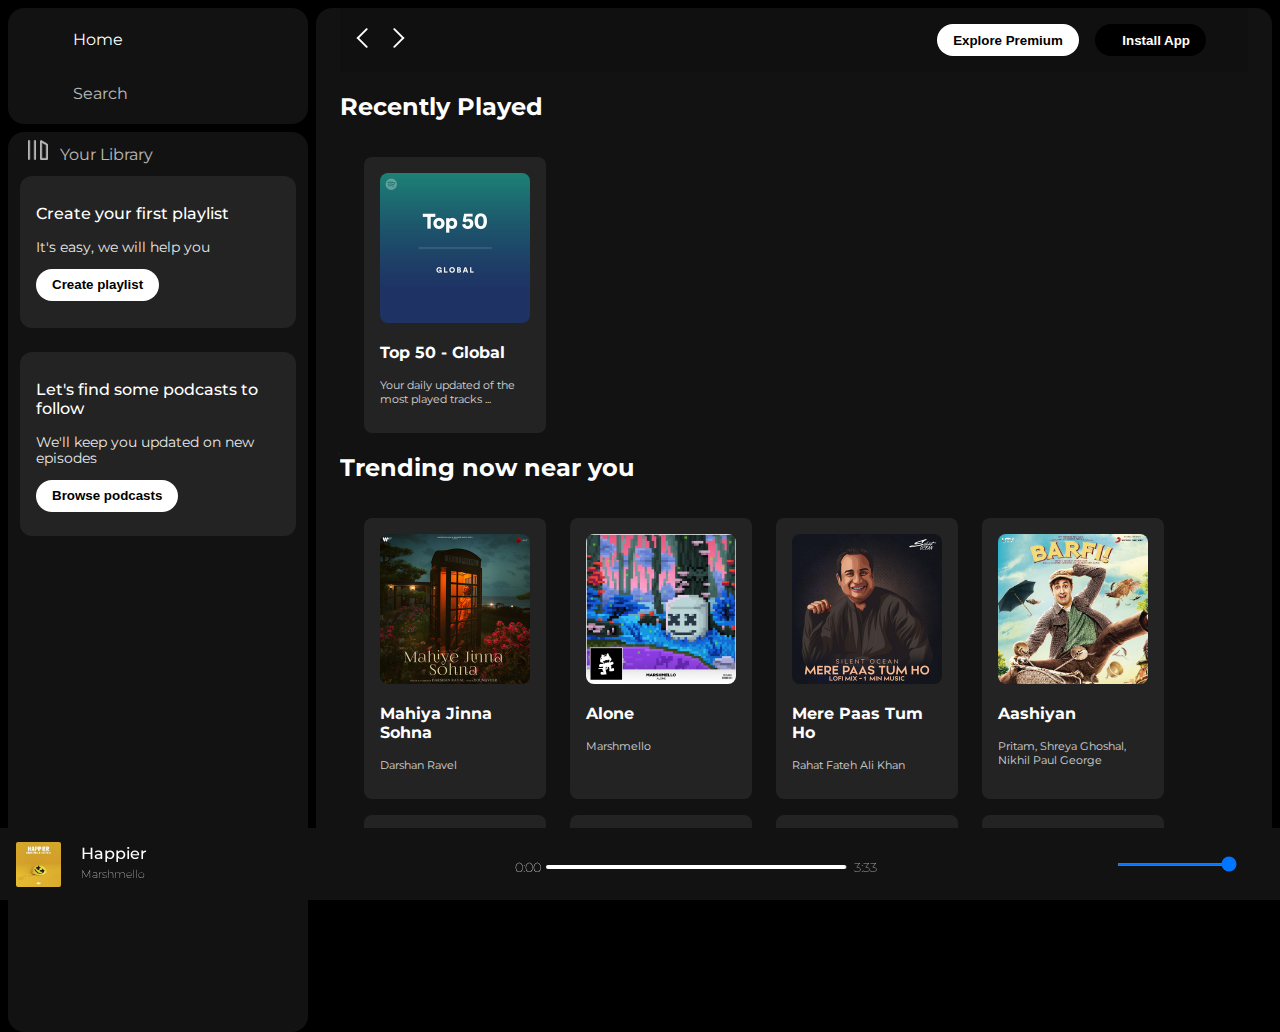
<file: index.html>
<!DOCTYPE html>
<html lang="en">
<head>
    <meta charset="UTF-8">
    <meta name="viewport" content="width=device-width, initial-scale=1.0">
    <link rel="stylesheet" href="https://cdnjs.cloudflare.com/ajax/libs/font-awesome/6.5.1/css/all.min.css" integrity="sha512-DTOQO9RWCH3ppGqcWaEA1BIZOC6xxalwEsw9c2QQeAIftl+Vegovlnee1c9QX4TctnWMn13TZye+giMm8e2LwA==" crossorigin="anonymous" referrerpolicy="no-referrer" />
    <link rel="preconnect" href="https://fonts.googleapis.com">
    <link rel="preconnect" href="https://fonts.gstatic.com" crossorigin>
    <link href="https://fonts.googleapis.com/css2?family=Montserrat:wght@300;400;500;600;700&family=Poppins&family=Whisper&display=swap" rel="stylesheet">

    <link rel="stylesheet" href="style.css">
    <link rel="stylesheet" href="search/search.css">

    <script src="index.js"></script>
    <script src="search/search.js"></script>


    <link rel="icon" href="images/logo.png">
    <title>Spotify - Web Player: Music for everyone</title>
</head>
<body>
    <div class="main">
        <div class="sidebar">
            <div class="nav">
                <div class="nav-option" style="opacity: 1;">
                    <a href="#" onclick="showExistingContent()"> <i class="fa-solid fa-house"></i> </a>
                    <a href="#" onclick="showExistingContent()" class="hide-2">Home</a>
                </div>
                <div class="nav-option">
                    <a href="#searchContent" onclick="showSearchContent()"><i class="fa-solid fa-magnifying-glass"></i></a>
                    <a href="#searchContent" onclick="showSearchContent()" class="hide-2">Search</a>
                </div>
            </div>
            <div class="library">
                <div class="options">
                    <div class="lib-option">
                        <img src="images/library_icon.png">
                        <a href="#" class="hide-2" onclick="showLibrary()">Your Library</a>
                    </div>
                    <div class="icons">
                        <i class="fa-solid fa-plus not-allowed"></i>
                        <i class="fa-solid fa-arrow-right" onclick="showLibrary()"></i>
                    </div>
                </div>
                <div class="box hide-2">
                    <p class="box-p1">Create your first playlist</p>
                    <p class="box-p2">It's easy, we will help you</p>
                    <button class="badge not-allowed">Create playlist</button>
                </div>
                <div class="box-2 hide-2">
                    <p class="box-p1">Let's find some podcasts to follow</p>
                    <p class="box-p2">We'll keep you updated on new episodes</p>
                    <button class="badge" onclick="showPodcast()">Browse podcasts</button>
                </div>
            </div>
        </div>

        <!-- Main content starts -->
        <div class="main-content" id="existing-content">
            <div class="sticky-nav">
                <div class="sticky-nav-icons">
                    <img src="images/backward_icon.png">
                    <img src="images/forward_icon.png" class="hide">
                </div>
                <div class="sticky-nav-options">
                    <button class="badge nav-item hide">Explore Premium</button>
                    <button class="badge dark-badge nav-item" onclick="window.location.href='https://download.scdn.co/SpotifySetup.exe'"><i class="fa-regular fa-circle-down" style="margin-right: 0.1rem;"></i>Install App</button>
                    <i class="fa-regular fa-user nav-item"></i>
                </div>
            </div>

            <h2>Recently Played</h2>
            <div class="cards-container">
                <div class="card-playlist">
                    <a href="#globalContent" onclick="showGlobalContent()">
                        <span class="play-icon"><i class="fa-solid fa-play"></i></span>
                        <img src="images/card1img.jpeg" class="card-img">
                        <p class="card-title">Top 50 - Global</p>
                        <p class="card-info">Your daily updated of the most played tracks ...</p>
                    </a>
                </div>
            </div>

            <h2>Trending now near you</h2>
            <div class="cards-container">
                <div class="card" data-src="songs/Mahiye.mp3" data-title="Mahiya Jinna Sohna" data-artist="Darshan Ravel">
                    <span class="play-icon"><i class="fa-solid fa-play"></i></span>
                    <img src="images/card2img.jpeg" class="card-img">
                    <p class="card-title">Mahiya Jinna Sohna</p>
                    <p class="card-info">Darshan Ravel</p>
                </div>
                <div class="card" data-src="songs/Alone.mp3" data-title="Alone" data-artist="Marshmello">
                    <span class="play-icon"><i class="fa-solid fa-play"></i></span>
                    <img src="images/card7img.jpg" class="card-img">
                    <p class="card-title">Alone</p>
                    <p class="card-info">Marshmello</p>
                </div>
                <div class="card" data-src="songs/Mere-paas.mp3" data-title="Mere Paas Tum Ho" data-artist="Rahat Fateh Ali Khan">
                    <span class="play-icon"><i class="fa-solid fa-play"></i></span>
                    <img src="images/card3img.jpeg" class="card-img">
                    <p class="card-title">Mere Paas Tum Ho</p>
                    <p class="card-info">Rahat Fateh Ali Khan</p>
                </div>
                <div class="card" data-src="songs/Aashiyan.mp3" data-title="Aashiyan" data-artist="Pritam, Shreya Ghoshal">
                    <span class="play-icon"><i class="fa-solid fa-play"></i></span>
                    <img src="images/card4img.jpg" class="card-img">
                    <p class="card-title">Aashiyan</p>
                    <p class="card-info">Pritam, Shreya Ghoshal, Nikhil Paul George</p>
                </div>
                <div class="card" data-src="songs/Bella-Ciao.mp3" data-title="Bella Ciao" data-artist="Money Heist">
                    <span class="play-icon"><i class="fa-solid fa-play"></i></span>
                    <img src="images/card8img.jpg" class="card-img">
                    <p class="card-title">Bella Ciao</p>
                    <p class="card-info">Money Heist</p>
                </div>
                <div class="card" data-src="songs/Sunflower.mp3" data-title="Sunflower - Spider-Man" data-artist="Post Malone, Swae Lee">
                    <span class="play-icon"><i class="fa-solid fa-play"></i></span>
                    <img src="images/card9img.jpg" class="card-img">
                    <p class="card-title">Sunflower - Spider-Man</p>
                    <p class="card-info">Post Malone, Swae Lee</p>
                </div>
                <div class="card" data-src="songs/Happier.mp3" data-title="Happier" data-artist="Marshmello">
                    <span class="play-icon"><i class="fa-solid fa-play"></i></span>
                    <img src="images/card10img.jpg" class="card-img">
                    <p class="card-title">Happier</p>
                    <p class="card-info">Marshmello, Bastille</p>
                </div>
                <div class="card" data-src="songs/Vaaste.mp3" data-title="Vaaste" data-artist="Dhvani Bhanushali, Nikhil D'Souza">
                    <span class="play-icon"><i class="fa-solid fa-play"></i></span>
                    <img src="images/card11img.jpg" class="card-img">
                    <p class="card-title">Vaaste</p>
                    <p class="card-info">Dhvani Bhanushali, Nikhil D'Souza</p>
                </div>

                <div class="card" data-src="songs/Shape-Of-You.mp3" data-title="Shape-Of-You" data-artist="Ed Sheeran">
                    <span class="play-icon"><i class="fa-solid fa-play"></i></span>
                    <img src="images/card15img.jpg" class="card-img">
                    <p class="card-title">Shape-Of-You</p>
                    <p class="card-info hide-2">Ed Sheeran</p>
                </div>

                <div class="card" data-src="songs/Kesariya.mp3" data-title="Kesariya" data-artist="Rahat Fateh Ali Khan">
                    <span class="play-icon"><i class="fa-solid fa-play"></i></span>
                    <img src="images/card16img.jpg" class="card-img">
                    <p class="card-title">Kesariya</p>
                    <p class="card-info">Pritam, Arijit Singh</p>
                </div>

                <div class="card" data-src="songs/Bad-Liar.mp3" data-title="Bad Liar" data-artist="Imagine Dragons">
                    <span class="play-icon"><i class="fa-solid fa-play"></i></span>
                    <img src="images/card12img.jpg" class="card-img">
                    <p class="card-title">Bad Liar</p>
                    <p class="card-info">Imagine Dragons</p>
                </div>
                <div class="card" data-src="songs/Choo-Lo.mp3" data-title="Choo Lo" data-artist="The Local Train">
                    <span class="play-icon"><i class="fa-solid fa-play"></i></span>
                    <img src="images/card13img.jpg" class="card-img">
                    <p class="card-title">Choo Lo</p>
                    <p class="card-info">The Local Train</p>
                </div>
                <div class="card" data-src="songs/The-Nights.mp3" data-title="The Nights" data-artist="The Local Train">
                    <span class="play-icon"><i class="fa-solid fa-play"></i></span>
                    <img src="images/card14img.jpg" class="card-img">
                    <p class="card-title">The Nights</p>
                    <p class="card-info">Avicii</p>
                </div>
            </div>

            <h2>Featured Charts</h2>
            <div class="cards-container">
                <div class="card-playlist">
                    <a href="#globalContent" onclick="showGlobalContent()">
                        <span class="play-icon"><i class="fa-solid fa-play"></i></span>
                        <img src="images/card5img.jpeg" class="card-img">
                        <p class="card-title">Top Global Songs</p>
                        <p class="card-info">Currently trending global songs</p>
                    </a>
                </div>
                <div class="card-playlist" onclick="showIndianContent()">
                    <a href="#indianContent">
                        <span class="play-icon"><i class="fa-solid fa-play"></i></span>
                        <img src="images/card6img.jpeg" class="card-img">
                        <p class="card-title">Top Indian Songs</p>
                        <p class="card-info">Currently trending in India</p>
                    </a>
                </div>
                <div class="card-playlist" onclick="showGlobalContent()">
                    <a href="#globalContent">
                        <span class="play-icon"><i class="fa-solid fa-play"></i></span>
                        <img src="images/card1img.jpeg" class="card-img">
                        <p class="card-title">Top 50 - Global</p>
                        <p class="card-info">Your daily updated of the most played tracks ...</p>
                    </a>
                </div>
            </div>

            <div class="footer">
                <div class="line">
                    <p style="font-family: 'Montserrat', sans-serif; font-size: 10px;">@Spotify-Clone-2024</p>
                </div>
            </div>
            
        </div>


        <!-- Global main-content -->
        <div class="main-content" id="globalContent" style="display: none;">
            <div class="sticky-nav">
                <div class="sticky-nav-icons">
                    <img src="images/backward_icon.png" onclick="showExistingContent()">
                    <img src="images/forward_icon.png" class="hide">
                </div>
                <div class="sticky-nav-options">
                    <button class="badge nav-item hide">Explore Premium</button>
                    <button class="badge dark-badge nav-item" onclick="window.location.href='https://download.scdn.co/SpotifySetup.exe'"><i class="fa-regular fa-circle-down" style="margin-right: 0.5rem;"></i>Install App</button>
                    <i class="fa-regular fa-user nav-item"></i>
                </div>
            </div>

            <h2>Top Global Playlist</h2>
            <div class="cards-container">
                <div class="card" data-src="songs/Alone.mp3" data-title="Alone" data-artist="Marshmello">
                    <span class="play-icon"><i class="fa-solid fa-play"></i></span>
                    <img src="images/card7img.jpg" class="card-img">
                    <p class="card-title">Alone</p>
                    <p class="card-info">Marshmello</p>
                </div>
                <div class="card" data-src="songs/Bella-Ciao.mp3" data-title="Bella Ciao" data-artist="Money Heist">
                    <span class="play-icon"><i class="fa-solid fa-play"></i></span>
                    <img src="images/card8img.jpg" class="card-img">
                    <p class="card-title">Bella Ciao</p>
                    <p class="card-info">Money Heist</p>
                </div>
                
            <div class="card" data-src="songs/Happier.mp3" data-title="Happier" data-artist="Marshmello">
                <span class="play-icon"><i class="fa-solid fa-play"></i></span>
                <img src="images/card10img.jpg" class="card-img">
                <p class="card-title">Happier</p>
                <p class="card-info hide-2">Marshmello, Bastille</p>
            </div>
            
            <div class="card" data-src="songs/Shape-Of-You.mp3" data-title="Shape-Of-You" data-artist="Ed Sheeran">
                <span class="play-icon"><i class="fa-solid fa-play"></i></span>
                <img src="images/card15img.jpg" class="card-img">
                <p class="card-title">Shape-Of-You</p>
                <p class="card-info hide-2">Ed Sheeran</p>
            </div>

            <div class="card" data-src="songs/The-Nights.mp3" data-title="The Nights" data-artist="The Local Train">
                <span class="play-icon"><i class="fa-solid fa-play"></i></span>
                <img src="images/card14img.jpg" class="card-img">
                <p class="card-title">The Nights</p>
                <p class="card-info">Avicii</p>
            </div>

            <div class="card" data-src="songs/Sunflower.mp3" data-title="Sunflower - Spider-Man" data-artist="Post Malone, Swae Lee">
                <span class="play-icon"><i class="fa-solid fa-play"></i></span>
                <img src="images/card9img.jpg" class="card-img">
                <p class="card-title">Sunflower - Spider-Man</p>
                <p class="card-info">Post Malone, Swae Lee</p>
            </div>

            <div class="card" data-src="songs/Bad-Liar.mp3" data-title="Bad Liar" data-artist="Imagine Dragons">
                <span class="play-icon"><i class="fa-solid fa-play"></i></span>
                <img src="images/card12img.jpg" class="card-img">
                <p class="card-title">Bad Liar</p>
                <p class="card-info">Imagine Dragons</p>
            </div>
            </div>

            <div class="footer">
                <div class="line">
                    <p style="font-family: 'Montserrat', sans-serif; font-size: 10px;">@Spotify-Clone-2024</p>
                </div>
            </div>
        </div>
        <!-- Global content ends here -->

        <!-- Indian songs content -->
        <div class="main-content" id="indianContent" style="display: none;">
            <div class="sticky-nav">
                <div class="sticky-nav-icons">
                    <img src="images/backward_icon.png" onclick="showExistingContent()">
                    <img src="images/forward_icon.png" class="hide">
                </div>
                <div class="sticky-nav-options">
                    <button class="badge nav-item hide">Explore Premium</button>
                    <button class="badge dark-badge nav-item" onclick="window.location.href='https://download.scdn.co/SpotifySetup.exe'"><i class="fa-regular fa-circle-down" style="margin-right: 0.5rem;"></i>Install App</button>
                    <i class="fa-regular fa-user nav-item"></i>
                </div>
            </div>

            <h2>Top Indian Playlist</h2>
            <div class="cards-container">
                <div class="card" data-src="songs/Aashiyan.mp3" data-title="Aashiyan" data-artist="Pritam, Shreya Ghoshal">
                    <span class="play-icon"><i class="fa-solid fa-play"></i></span>
                    <img src="images/card4img.jpg" class="card-img">
                    <p class="card-title">Aashiyan</p>
                    <p class="card-info">Pritam, Shreya Ghoshal, Nikhil Paul George</p>
                </div>
                <div class="card" data-src="songs/Mahiye.mp3" data-title="Mahiya Jinna Sohna" data-artist="Darshan Ravel">
                    <span class="play-icon"><i class="fa-solid fa-play"></i></span>
                    <img src="images/card2img.jpeg" class="card-img">
                    <p class="card-title">Mahiya Jinna Sohna</p>
                    <p class="card-info">Darshan Ravel</p>
                </div>

                <div class="card" data-src="songs/Mere-paas.mp3" data-title="Mere Paas Tum Ho" data-artist="Rahat Fateh Ali Khan">
                    <span class="play-icon"><i class="fa-solid fa-play"></i></span>
                    <img src="images/card3img.jpeg" class="card-img">
                    <p class="card-title">Mere Paas Tum Ho</p>
                    <p class="card-info">Rahat Fateh Ali Khan</p>
                </div>

                <div class="card" data-src="songs/Vaaste.mp3" data-title="Vaaste" data-artist="Dhvani Bhanushali, Nikhil D'Souza">
                    <span class="play-icon"><i class="fa-solid fa-play"></i></span>
                    <img src="images/card11img.jpg" class="card-img">
                    <p class="card-title">Vaaste</p>
                    <p class="card-info">Dhvani Bhanushali, Nikhil D'Souza</p>
                </div>

                <div class="card" data-src="songs/Kesariya.mp3" data-title="Kesariya" data-artist="Rahat Fateh Ali Khan">
                    <span class="play-icon"><i class="fa-solid fa-play"></i></span>
                    <img src="images/card16img.jpg" class="card-img">
                    <p class="card-title">Kesariya</p>
                    <p class="card-info">Pritam, Arijit Singh</p>
                </div>

                <div class="card" data-src="songs/Choo-Lo.mp3" data-title="Choo Lo" data-artist="The Local Train">
                    <span class="play-icon"><i class="fa-solid fa-play"></i></span>
                    <img src="images/card13img.jpg" class="card-img">
                    <p class="card-title">Choo Lo</p>
                    <p class="card-info">The Local Train</p>
                </div>
            </div>

            <div class="footer">
                <div class="line">
                    <p style="font-family: 'Montserrat', sans-serif; font-size: 10px;">@Spotify-Clone-2024</p>
                </div>
            </div>
        </div>
    <!-- Indian content ends here -->

        <!-- Search content -->
        <div class="main-content" id="searchContent" style="display: none;">
            <div class="sticky-nav">
                <div class="sticky-nav-icons">
                    <img src="images/backward_icon.png" onclick="showExistingContent()">
                    <img src="images/forward_icon.png" class="hide">
                </div>
                <div class="sticky-nav-options">
                    <button class="badge nav-item hide">Explore Premium</button>
                    <button class="badge dark-badge nav-item" onclick="window.location.href='https://download.scdn.co/SpotifySetup.exe'"><i class="fa-regular fa-circle-down" style="margin-right: 0.5rem;"></i>Install App</button>
                    <i class="fa-regular fa-user nav-item"></i>
                </div>
            </div>

            <div class="search-container">
                <input type="text" id="searchInput" placeholder="Search by Name">
                <button id="searchButton" onclick="search()">Search</button>
            </div>
        
            <div id="searchResults" class="cards-container">
                <!-- Display search results here -->
            </div>

            </div>
            <!-- Search content ends here  -->


        <div class="music-player">
            <audio id="audioPlayer" src="songs/Happier.mp3" type="audio/mp3"></audio>
            <div class="album">
                <img src="images/card10img.jpg">
                <div>
                    <div class="album-title">Happier</div>
                    <div class="album-info hide-2">Marshmello</div>
                </div>
                <i class="fa-regular fa-heart hide-2" id="likeBtn" onclick="toggleHeart()"></i>
            </div>

            <div class="player">
                <div class="player-controls">
                    <i class="fa-solid fa-shuffle" onclick="changeSong()"></i>
                    <i class="fa-solid fa-backward-step" onclick="changeSong()"></i>
                    <i class="fa-solid fa-play" id="playPauseIcon" onclick="togglePlayPause()"></i>
                    <i class="fa-solid fa-forward-step" onclick="changeSong()"></i>
                    <i class="fa-solid fa-repeat"></i>
                </div>
                <div class="playback-bar hide-2">
                    <span class="curr-time">0:00</span>
                    <input type="range" class="progress-bar" min="0" max="100" value="50" step="0.1" oninput="updateSlider(this.value)" id="playback">
                    <span class="tot-time">3:33</span>
                    <div class="green-container">
                        <div class="progress-green"></div>
                    </div>
                </div>
            </div>
            <div id="lyricsBox">
            </div>

            <div class="control">
                <i class="fa-solid fa-music" onclick="showLyricsWindow()"></i>
                <i id="downloadIcon" class="fa-solid fa-download"></i>
                <i class="fa-solid fa-list" onclick="showPlaylist()"></i>
                <i class="fa-solid fa-volume-high" id="muteIcon" onclick="toggleMute()"></i>
                <div class="volume-slider-container">
                    <input type="range" class="volume-slider" min="0" max="1" value="1" step="0.1" oninput="updateVolume(this.value)"/>
                </div>
            </div>
        </div>
    </div>
</body>
</html>
</file>
<file: style.css>
body {
    font-family: 'Montserrat', sans-serif;
    margin: 0;
    background-color: black;
    color: white;
    overflow: hidden;
}

.main {
    display: flex;
    height: 100vh;
}

.sidebar {
    background-color: black;
    width: 300px;
    border-radius: 1rem;
    padding: 0.5rem;
}

.main-content {
    background-color: #121212;
    flex: 1;
    border-radius: 1rem;   /* 1rem = 16px */
    overflow: auto;
    margin-top: 0.5rem;
    margin-right: 0.5rem;
    padding: 0 1.5rem 5rem 1.5rem;
}

a {
    text-decoration: none;
    color: white;
}

.nav {
    background-color: #121212;
    border-radius: 1rem;
    display: flex;
    flex-direction: column;
    justify-content: center;
    height: 100px;
    padding: 0.5rem 0.75rem;
}

.nav-option {
    line-height: 2.5rem;
    opacity: 0.7;
    padding: 0.4rem 0.7rem;
}

.nav-option:hover {
    opacity: 1;
}

.nav-option i {
    font-size: 1.25rem;
}

.nav-option a {
    font-size: 1rem;
    margin-left: 1rem;
}

.library {
    background-color: #121212;
    border-radius: 1rem;
    height: 100%;
    margin-top: 0.5rem;
    padding: 0.5rem 0.75rem;
}

.options {
    display: flex;
    justify-content: space-between;
    align-items: center;
}

.lib-option {
    opacity: 0.7;
}

.lib-option:hover {
    opacity: 1;
}

.lib-option img {
    height: 1.25rem;
    width: 1.25rem;
    padding-left: 0.5rem;
    padding-right: 0.5rem;
}

.icons {
    font-size: 1.25rem;
    display: flex;
}

.icons i {
    opacity: 0.7;
    margin: 0.7rem;
}

.icons i:hover {
    opacity: 1;
}

.box {
    background-color: #232323;
    height: 8rem;
    border-radius: 0.75rem;
    margin: 0.75rem 0 1.5rem 0;
    padding: 0.75rem 1rem;
}

.not-allowed:hover {
    cursor: not-allowed;
}

.box-p1 {
    font-size: 1rem;
    font-weight: 500;
}

.box-p2 {
    font-size: 0.85rem;
    opacity: 0.9;
}

.badge {
    background-color: white;
    border: none;
    border-radius: 1rem;
    padding: 0.25rem 1rem;
    font-weight: 700;
    height: 2rem;
    width: fit-content;
}

.dark-badge {
    background-color: black;
    color: white;
}

.box-2 {
    background-color: #232323;
    height: 10rem;
    border-radius: 0.75rem;
    margin: 0.75rem 0 1.5rem 0;
    padding: 0.75rem 1rem;
}

.sticky-nav {
    position: sticky;
    top: 0;
    background-color: #101010;
    display: flex;
    justify-content: space-between;
    align-items: center;
    padding: 1rem 0 1rem 0;
    z-index: 1;
}

.sticky-nav-icons img {
    margin-left: 0.6rem;
    cursor: pointer;
}

.sticky-nav-options {
    display: flex;
    justify-content: center;
    align-items: center;
}

.nav-item {
    margin-right: 1rem;
}

.nav-item:hover {
    transform: scale(1.07);
    transition: all 0.3s ease-in 0s;
    cursor: pointer;
}

@media (max-width: 1000px) {
    .hide {
        display: none;
    }
}

.cards-container {
    display: flex;
    flex-wrap: wrap;
}

.card {
    position: relative;
    background-color: #232323;
    width: 150px;
    border-radius: 0.5rem;
    padding: 1rem;
    margin-left: 1.5rem;
    margin-top: 1rem;
}

.card-playlist {
    position: relative;
    background-color: #232323;
    width: 150px;
    border-radius: 0.5rem;
    padding: 1rem;
    margin-left: 1.5rem;
    margin-top: 1rem;
}

.play-icon {
    position: absolute;
    top: 50%;
    left: 80%;
    transform: translate(-50%, -50%);
    opacity: 0;
    transition: opacity 0.3s ease-in-out;
}

.card:hover .play-icon {
    opacity: 1;
    font-size: 1.5rem;
    color: #1dd55f;
    cursor: pointer;
}

.card:hover, .card-playlist:hover {
    box-shadow: 1px 1px 2px rgba(255, 255, 255, 0.143);
    background-color: #434343;
    transform: scale(1.04);
    transition: all 0.3s ease-in 0s;
}

.card-img {
    width: 100%;
    border-radius: 0.5rem;
}

.card-title {
    font-weight: 700;
}

.card-info {
    font-size: 0.7rem;
    opacity: 0.8;
}

.footer {
    height: 250px;
    display: flex;
    align-items: center;
    justify-content: center;
}

.line {
    width: 90%;
    height: 30%;
    border-top: 1px solid gray; 
}

.music-player {
    display: flex;
    justify-content: space-between;
    align-items: center;
    background-color: #121212;
    position: fixed;
    bottom: 0px;
    width: 100%;
    height: 72px;
}

.album {
    display: flex;
    /* justify-content: center; */
    align-items: center;
    margin-left: 1rem;
    width: 30%;
}

.album-title {
    font-weight: 500;
    font-size: 1rem;
    margin-top: 2rem;
    margin-bottom: 0.2rem;
}

.album-info {
    font-weight: 100;
    font-size: 0.7rem;
    margin-bottom: 2.2rem;
}

.album img {
    height: 45px;
    width: 45px;
    border-radius: 2px;
}

.album div,i {
    padding-left: 10px;
}

.album i {
    opacity: 0.7;
}

.album i:hover {
    opacity: 1;
}

.heart-filled {
    color: #1bd760;
    opacity: 1;
}

.control {
    display: flex;
    justify-content: space-between;
    align-items: center;
    margin-right: 2rem;
    width: 20%;
}

.control i {
    padding-right: 0.5rem;
    opacity: 0.6;
    cursor: pointer;
}

.control i:hover {
    opacity: 0.8;
}

.volume-slider {
    width: 90%;
    height: 3px;
    border-radius: 5px;
    margin-bottom: 0.7rem;
}

@media (min-width: 560px) and (max-width: 750px){
    .control {
        display: none;
    }
    .sidebar {
        width: 250px;
    }
    .player {
        margin-right: 20px;
    }
    .icons {
        display: none;
    }
    .album-title {
        font-size: 0.8rem;
    }
}

.player-controls {
    display: flex;
    justify-content: center;
    align-items: center;
    margin-left: 0.8rem;
}

.player-controls i {
    margin-right: 1rem;
    opacity: 0.6;
    font-size: 1.1rem;
}

.player-controls i:hover {
    opacity: 1;
    cursor: pointer;
}

#playPauseIcon {
    opacity: 1; 
    font-size: 1.5rem;
}

#playPauseIcon:hover {
    opacity: 1; 
    font-size: 1.8rem;
    transition: all 0.25s ease-in 0s;
}

.playback-bar {
    display: flex;
    justify-content: center;
    align-items: center;
    margin-top: 0.4rem;
}
.green-container{
    position: absolute;
    width: 300px;
    /* z-index: -1; */
    pointer-events: none;
}
.progress-green{
    /* width: 200px; */
    background-color: white;
    height: 4px;
    border-radius: 5px;
}
.green-container:hover .progress-green{
    background-color: #1bd760;
}
.progress-bar {
    width: 300px;
    height: 8px;
    appearance: none;
    background-color: transparent;
    cursor: pointer;
    margin-right: 1.6rem;
}

.progress-bar::-webkit-slider-runnable-track {
    background-color: #555;
    border-radius: 5px;
    height: 4px;
}

.progress-bar::-webkit-slider-thumb {
    appearance: none;
    height: 13px;
    width: 13px;
    background-color: #1dd55f;
    border-radius: 50%;
    margin-top: -5px;
    border: 2px solid #fff;
    box-shadow: 0 0 4px rgba(0, 0, 0, 0.4);
    opacity: 0;
}
.progress-bar:hover::-webkit-slider-thumb{
    opacity: 1;
    transition: opacity 0.2s ease-in 0s;
}
.progress-bar:hover ~.green-container .progress-green{
    background-color: #1dd55f;
    transition: background-color 0.2s ease-in 0s;
}
.curr-time {
    font-size: 13px;
    font-weight: 100;
    /* margin-right: 0.6rem; */
    width: 30px;
}

.tot-time{
    font-size: 13px;
    font-weight: 100;
    margin-left: -1.2rem;
}

@media (max-width: 560px){
    .hide-2 {
        display: none;
    }
    .album-title {
        font-weight: 500;
        font-size: 0.8rem;
        margin-top: 0.5rem;
        margin-bottom: 0.2rem;
    }
    .sidebar {
        width: 50px;
    }
    .nav-option {
        position: relative;
        right: 33px;
    }
    .lib-option img {
        position: relative;
        right: 4px;
        top: 8px;
    }
    .control {
        display: none;
    }
    .player {
        margin-right: 20px;
    }
    .icons {
        display: none;
    }
    .badge {
        font-size: 0.6rem;
    }
    .card {
        width: 120px;
    }
    .card-playlist {
        width: 120px;
    }
}

@media (max-width: 375px){
    .player-controls i {
        font-size: 0.8rem;
        margin-right: 0.5rem;
    }
}

#lyricsBox {
    position: fixed;
    bottom: 70px;
    right: 140px;
    background-color: #2e2d2d;
    border: 1px solid #1e1d1d;
    border-radius: 10px;
    padding: 10px;
    display: none;
    opacity: 0.9;
}
</file>
<file: search/search.css>
div.search-container {
    display: flex;
    justify-content: center;
    align-items: center;
    margin-top: 30px;
}

input#searchInput {
    width: 280px;
    padding: 13px;
    border: none;
    border-radius: 15px;
    outline: none;
    font-size: 17px;
}

input#searchInput:hover {
    box-shadow: 2px 2px 6px rgb(68, 68, 68);
    transition: all 0.2s ease-in 0s;
}

button#searchButton {
    background-color: #1DB954; /* Spotify green color */
    color: #fff;
    border: none;
    border-radius: 15px;
    padding: 12px 15px;
    margin-left: 10px;
    cursor: pointer;
    font-size: 14px;
}

button#searchButton:hover {
    font-size: 15px;
    box-shadow: 1px 1px 8px rgb(82, 81, 81);
    transition: all 0.2s ease-in 0s;
}

input#searchInput::placeholder {
    color: #b3b3b3; /* Light gray color */
}

@media (min-width: 375px) and (max-width: 560px){
    input#searchInput {
        width: 180px;
    }
}

@media (max-width: 375px) {
    input#searchInput {
        width: 100px;
        font-size: 14px;
    }
    button#searchButton:hover {
        font-size: 11px;
        box-shadow: 1px 1px 8px rgb(82, 81, 81);
        transition: all 0.2s ease-in 0s;
    }
    button#searchButton {
        font-size: 10px;
        padding: 10px 12px;
    }
}
</file>
